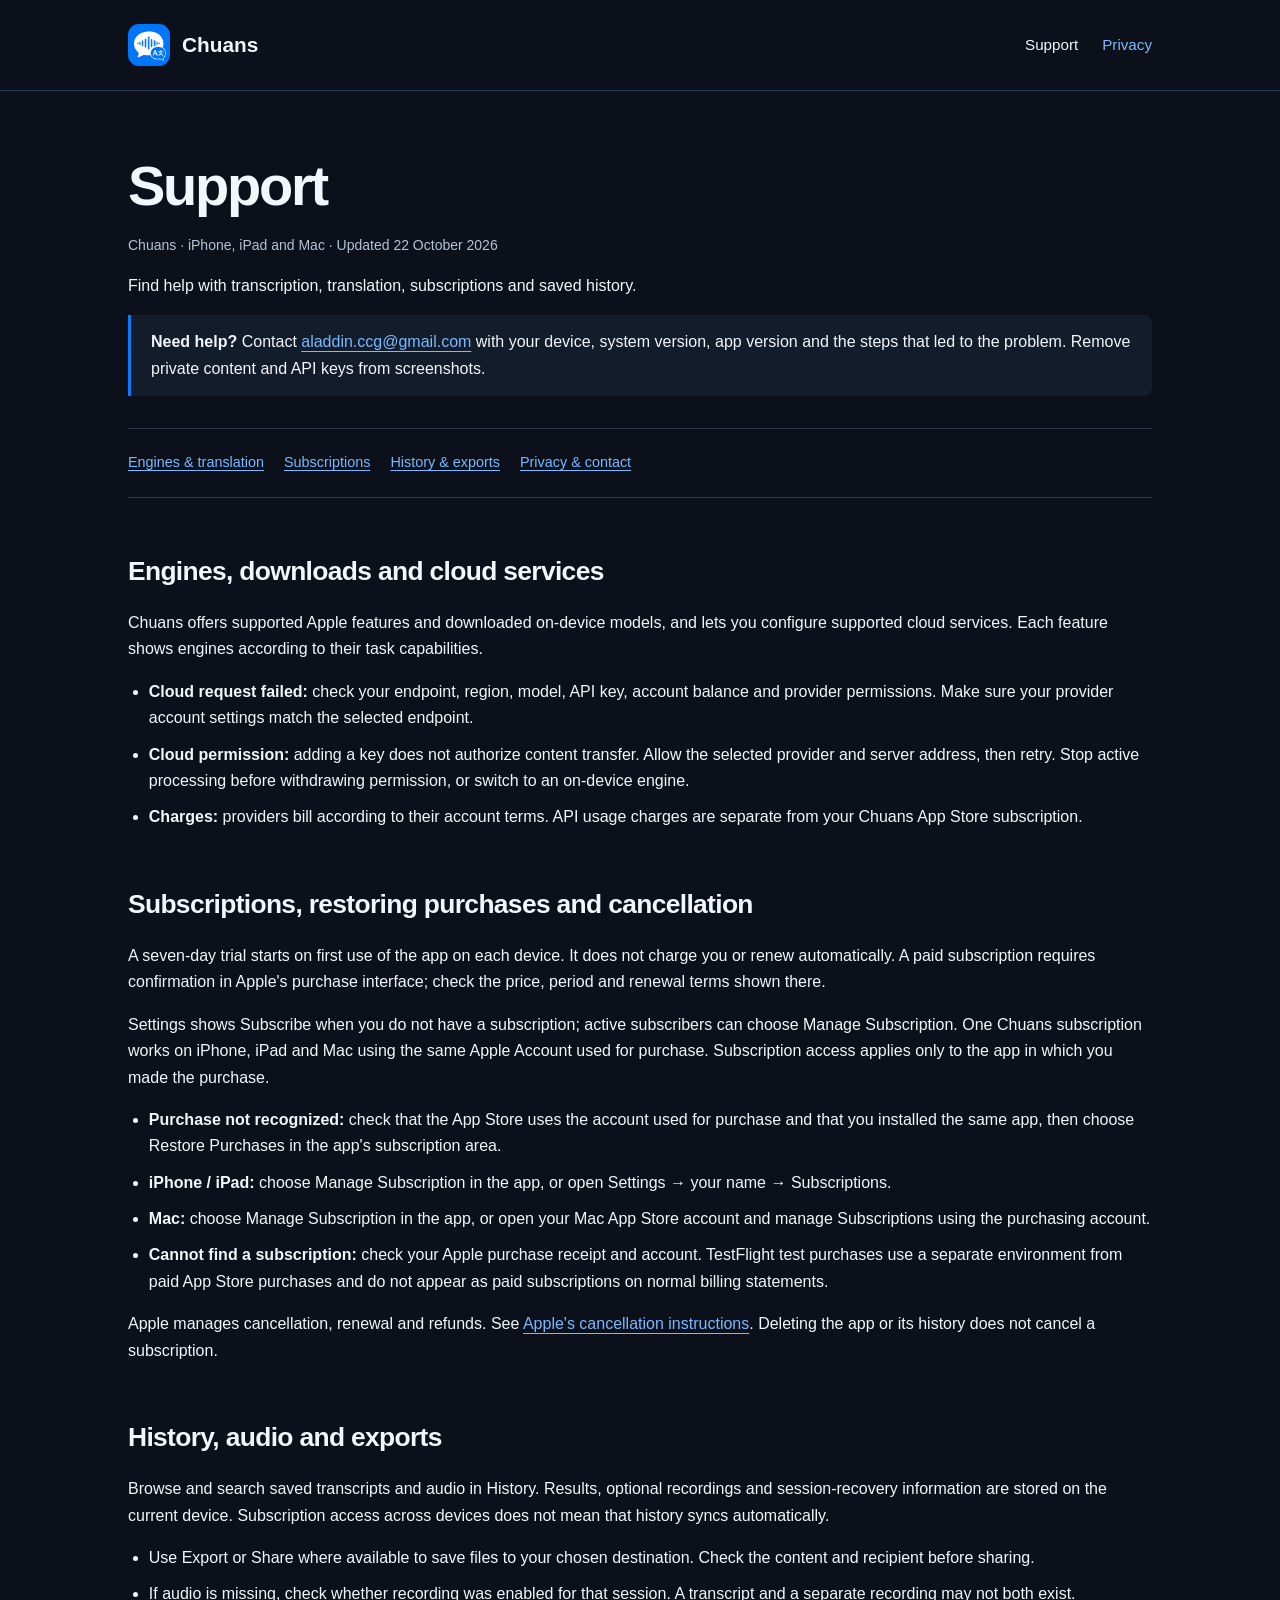
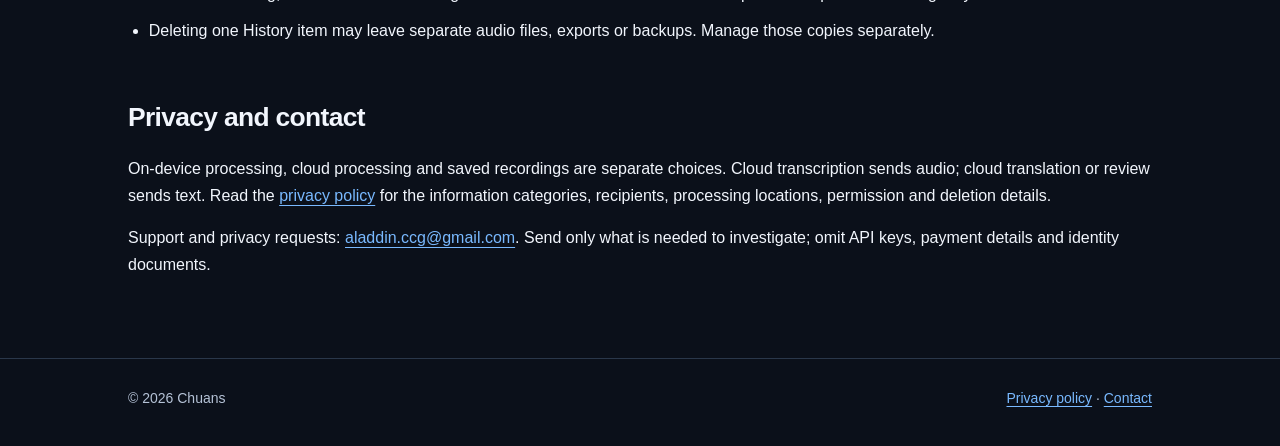
<file: index.html>
<!doctype html>
<html lang="en">
<head>
  <meta charset="utf-8"><meta name="viewport" content="width=device-width,initial-scale=1">
  <title>Chuans — Support for iPhone, iPad and Mac</title>
  <meta name="description" content="Chuans support for iPhone, iPad and Mac: transcription, translation, subscriptions, history and privacy.">
  <link rel="icon" type="image/png" href="app-icon.png"><link rel="stylesheet" href="styles.css">
</head>
<body>
<a class="skip" href="#main">Skip to content</a>
<header><div class="shell nav"><a class="brand" href="./"><img src="app-icon.png" alt="" width="42" height="42">Chuans</a><nav aria-label="Main"><a href="./" aria-current="page">Support</a><a href="privacy/">Privacy</a></nav></div></header>
<main id="main"><div class="shell">
<h1>Support</h1><p class="fine">Chuans · iPhone, iPad and Mac · Updated 22 October 2026</p>
<p>Find help with transcription, translation, subscriptions and saved history.</p>
<p class="notice"><strong>Need help?</strong> Contact <a href="mailto:aladdin.ccg@gmail.com">aladdin.ccg@gmail.com</a> with your device, system version, app version and the steps that led to the problem. Remove private content and API keys from screenshots.</p>
<nav class="toc" aria-label="Support sections"><a href="#engines">Engines &amp; translation</a><a href="#subscription">Subscriptions</a><a href="#history">History &amp; exports</a><a href="#privacy">Privacy &amp; contact</a></nav>
<section class="section" id="engines"><h2>Engines, downloads and cloud services</h2><p>Chuans offers supported Apple features and downloaded on-device models, and lets you configure supported cloud services. Each feature shows engines according to their task capabilities.</p><ul><li><strong>Cloud request failed:</strong> check your endpoint, region, model, API key, account balance and provider permissions. Make sure your provider account settings match the selected endpoint.</li><li><strong>Cloud permission:</strong> adding a key does not authorize content transfer. Allow the selected provider and server address, then retry. Stop active processing before withdrawing permission, or switch to an on-device engine.</li><li><strong>Charges:</strong> providers bill according to their account terms. API usage charges are separate from your Chuans App Store subscription.</li></ul></section>
<section class="section" id="subscription"><h2>Subscriptions, restoring purchases and cancellation</h2><p>A seven-day trial starts on first use of the app on each device. It does not charge you or renew automatically. A paid subscription requires confirmation in Apple's purchase interface; check the price, period and renewal terms shown there.</p><p>Settings shows Subscribe when you do not have a subscription; active subscribers can choose Manage Subscription. One Chuans subscription works on iPhone, iPad and Mac using the same Apple Account used for purchase. Subscription access applies only to the app in which you made the purchase.</p><ul><li><strong>Purchase not recognized:</strong> check that the App Store uses the account used for purchase and that you installed the same app, then choose Restore Purchases in the app's subscription area.</li><li><strong>iPhone / iPad:</strong> choose Manage Subscription in the app, or open Settings → your name → Subscriptions.</li><li><strong>Mac:</strong> choose Manage Subscription in the app, or open your Mac App Store account and manage Subscriptions using the purchasing account.</li><li><strong>Cannot find a subscription:</strong> check your Apple purchase receipt and account. TestFlight test purchases use a separate environment from paid App Store purchases and do not appear as paid subscriptions on normal billing statements.</li></ul><p>Apple manages cancellation, renewal and refunds. See <a href="https://support.apple.com/en-us/118428">Apple's cancellation instructions</a>. Deleting the app or its history does not cancel a subscription.</p></section>
<section class="section" id="history"><h2>History, audio and exports</h2><p>Browse and search saved transcripts and audio in History. Results, optional recordings and session-recovery information are stored on the current device. Subscription access across devices does not mean that history syncs automatically.</p><ul><li>Use Export or Share where available to save files to your chosen destination. Check the content and recipient before sharing.</li><li>If audio is missing, check whether recording was enabled for that session. A transcript and a separate recording may not both exist.</li><li>Deleting one History item may leave separate audio files, exports or backups. Manage those copies separately.</li></ul></section>
<section class="section" id="privacy"><h2>Privacy and contact</h2><p>On-device processing, cloud processing and saved recordings are separate choices. Cloud transcription sends audio; cloud translation or review sends text. Read the <a href="privacy/">privacy policy</a> for the information categories, recipients, processing locations, permission and deletion details.</p><p>Support and privacy requests: <a href="mailto:aladdin.ccg@gmail.com">aladdin.ccg@gmail.com</a>. Send only what is needed to investigate; omit API keys, payment details and identity documents.</p></section>
</div></main>
<footer><div class="shell footer-row"><p>© 2026 Chuans</p><p><a href="privacy/">Privacy policy</a> · <a href="mailto:aladdin.ccg@gmail.com">Contact</a></p></div></footer>
</body></html>
</file>
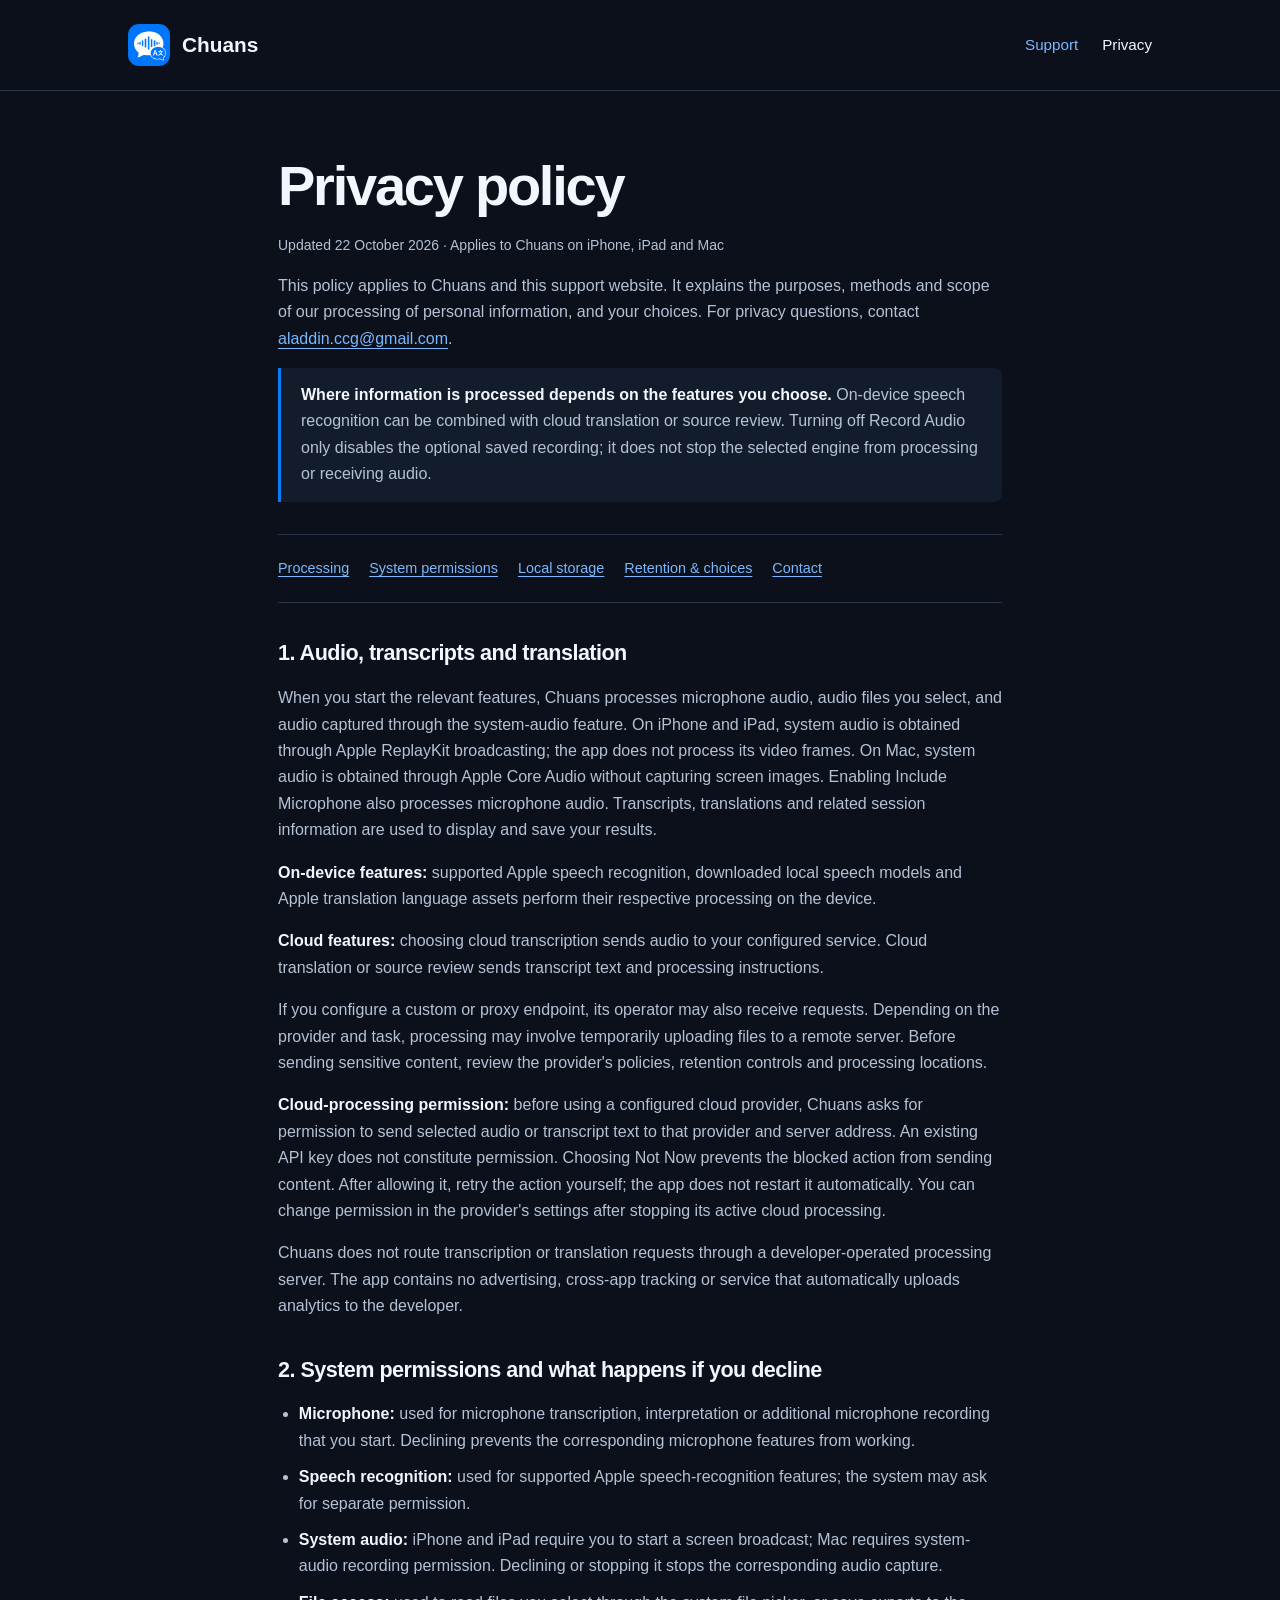
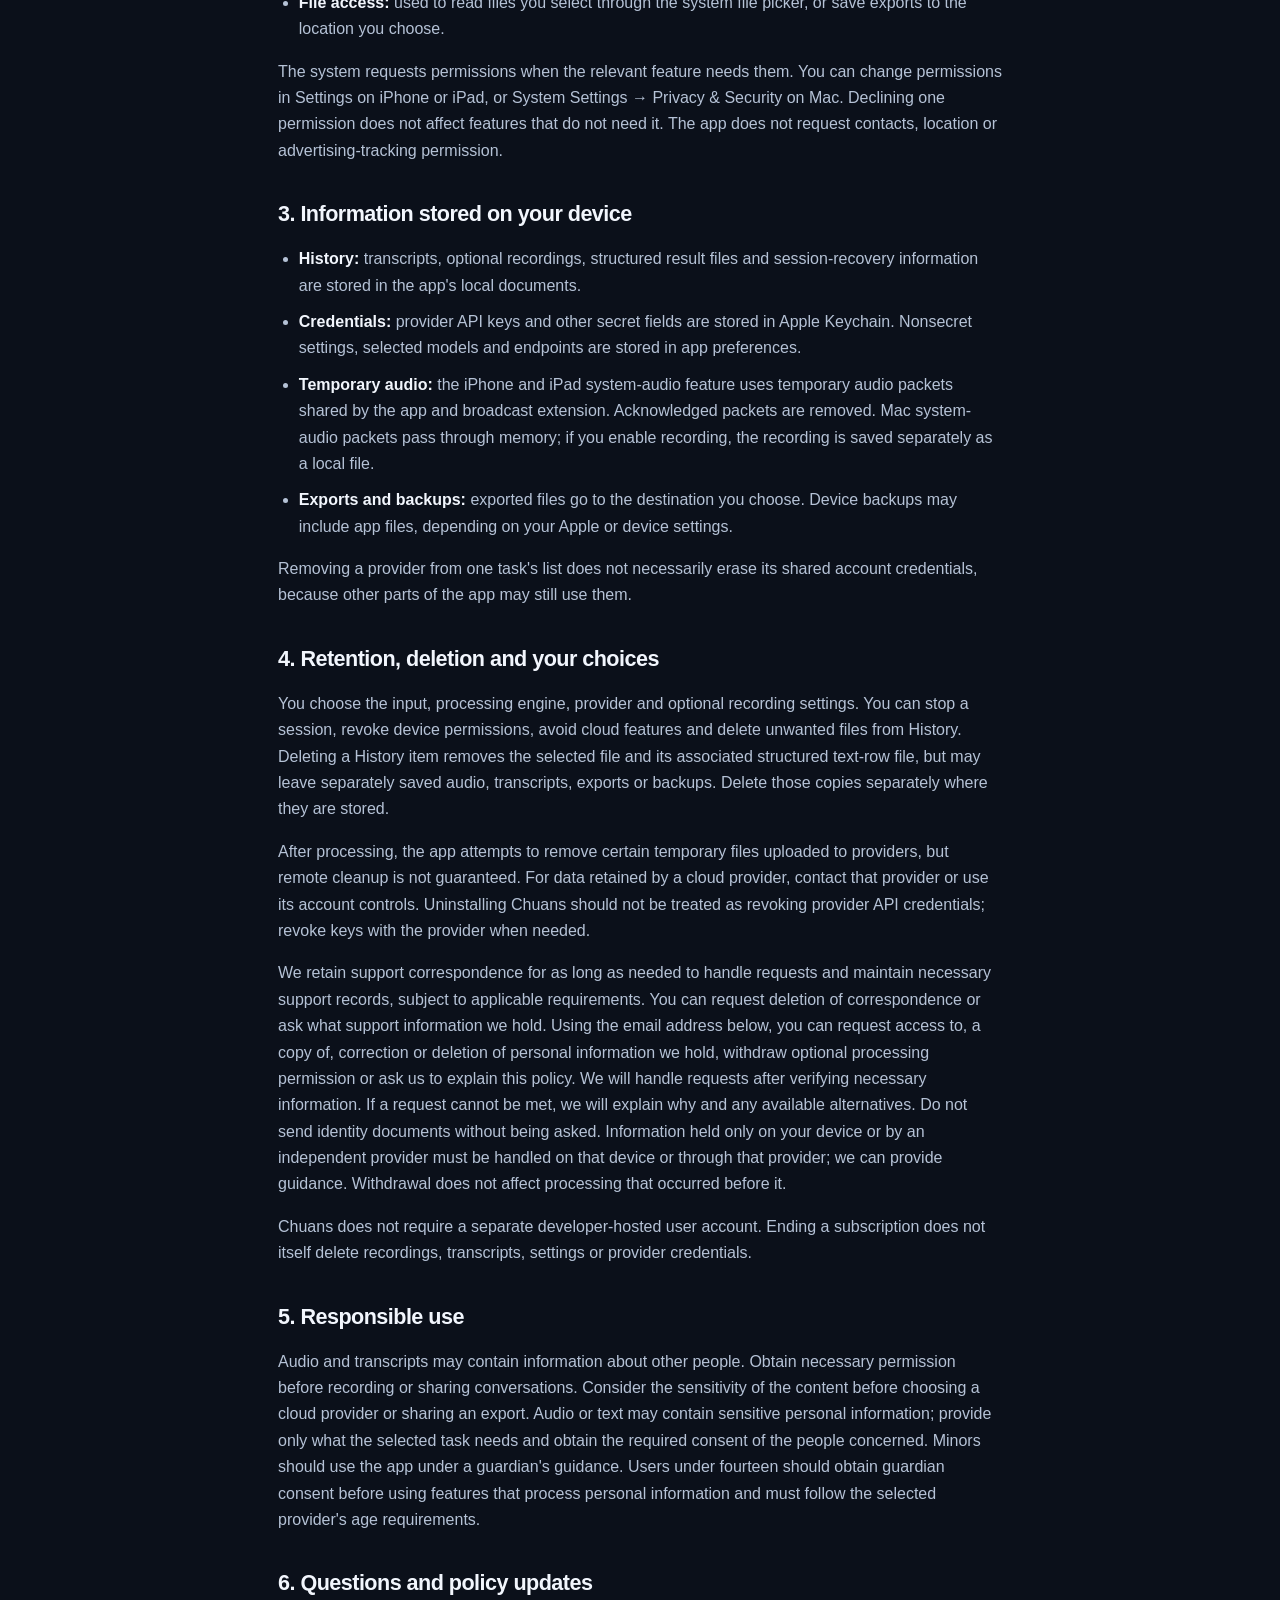
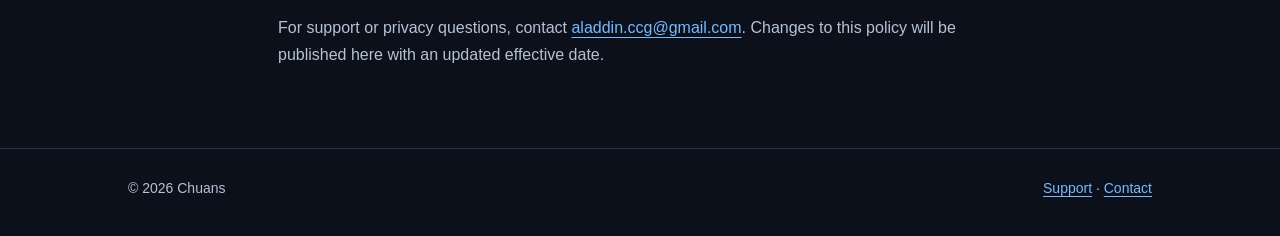
<file: privacy/index.html>
<!doctype html>
<html lang="en">
<head>
  <meta charset="utf-8"><meta name="viewport" content="width=device-width,initial-scale=1">
  <title>Chuans — Privacy Policy</title>
  <meta name="description" content="How Chuans on iPhone, iPad and Mac handles audio, transcripts, provider credentials, website visits and support email.">
  <link rel="icon" type="image/png" href="../app-icon.png"><link rel="stylesheet" href="../styles.css">
</head>
<body>
<a class="skip" href="#main">Skip to content</a>
<header><div class="shell nav"><a class="brand" href="../"><img src="../app-icon.png" alt="" width="42" height="42">Chuans</a><nav aria-label="Main"><a href="../">Support</a><a href="./" aria-current="page">Privacy</a></nav></div></header>
<main id="main"><div class="shell legal">
<h1>Privacy policy</h1><p class="fine">Updated 22 October 2026 · Applies to Chuans on iPhone, iPad and Mac</p>
  <p>This policy applies to Chuans and this support website. It explains the purposes, methods and scope of our processing of personal information, and your choices. For privacy questions, contact <a href="mailto:aladdin.ccg@gmail.com">aladdin.ccg@gmail.com</a>.</p>
  <p class="notice"><strong>Where information is processed depends on the features you choose.</strong> On-device speech recognition can be combined with cloud translation or source review. Turning off Record Audio only disables the optional saved recording; it does not stop the selected engine from processing or receiving audio.</p>
  <nav class="toc" aria-label="Privacy sections"><a href="#processing">Processing</a><a href="#permissions">System permissions</a><a href="#storage">Local storage</a><a href="#retention">Retention &amp; choices</a><a href="#contact">Contact</a></nav>
  <section id="processing"><h2>1. Audio, transcripts and translation</h2>
    <p>When you start the relevant features, Chuans processes microphone audio, audio files you select, and audio captured through the system-audio feature. On iPhone and iPad, system audio is obtained through Apple ReplayKit broadcasting; the app does not process its video frames. On Mac, system audio is obtained through Apple Core Audio without capturing screen images. Enabling Include Microphone also processes microphone audio. Transcripts, translations and related session information are used to display and save your results.</p>
    <p><strong>On-device features:</strong> supported Apple speech recognition, downloaded local speech models and Apple translation language assets perform their respective processing on the device.</p>
    <p><strong>Cloud features:</strong> choosing cloud transcription sends audio to your configured service. Cloud translation or source review sends transcript text and processing instructions.</p>
    <p>If you configure a custom or proxy endpoint, its operator may also receive requests. Depending on the provider and task, processing may involve temporarily uploading files to a remote server. Before sending sensitive content, review the provider's policies, retention controls and processing locations.</p>
    <p><strong>Cloud-processing permission:</strong> before using a configured cloud provider, Chuans asks for permission to send selected audio or transcript text to that provider and server address. An existing API key does not constitute permission. Choosing Not Now prevents the blocked action from sending content. After allowing it, retry the action yourself; the app does not restart it automatically. You can change permission in the provider's settings after stopping its active cloud processing.</p>
    <p>Chuans does not route transcription or translation requests through a developer-operated processing server. The app contains no advertising, cross-app tracking or service that automatically uploads analytics to the developer.</p>
  </section>
  <section id="permissions"><h2>2. System permissions and what happens if you decline</h2>
    <ul><li><strong>Microphone:</strong> used for microphone transcription, interpretation or additional microphone recording that you start. Declining prevents the corresponding microphone features from working.</li><li><strong>Speech recognition:</strong> used for supported Apple speech-recognition features; the system may ask for separate permission.</li><li><strong>System audio:</strong> iPhone and iPad require you to start a screen broadcast; Mac requires system-audio recording permission. Declining or stopping it stops the corresponding audio capture.</li><li><strong>File access:</strong> used to read files you select through the system file picker, or save exports to the location you choose.</li></ul>
    <p>The system requests permissions when the relevant feature needs them. You can change permissions in Settings on iPhone or iPad, or System Settings → Privacy &amp; Security on Mac. Declining one permission does not affect features that do not need it. The app does not request contacts, location or advertising-tracking permission.</p>
  </section>
  <section id="storage"><h2>3. Information stored on your device</h2>
    <ul><li><strong>History:</strong> transcripts, optional recordings, structured result files and session-recovery information are stored in the app's local documents.</li><li><strong>Credentials:</strong> provider API keys and other secret fields are stored in Apple Keychain. Nonsecret settings, selected models and endpoints are stored in app preferences.</li><li><strong>Temporary audio:</strong> the iPhone and iPad system-audio feature uses temporary audio packets shared by the app and broadcast extension. Acknowledged packets are removed. Mac system-audio packets pass through memory; if you enable recording, the recording is saved separately as a local file.</li><li><strong>Exports and backups:</strong> exported files go to the destination you choose. Device backups may include app files, depending on your Apple or device settings.</li></ul>
    <p>Removing a provider from one task's list does not necessarily erase its shared account credentials, because other parts of the app may still use them.</p>
  </section>
  <section id="retention"><h2>4. Retention, deletion and your choices</h2>
    <p>You choose the input, processing engine, provider and optional recording settings. You can stop a session, revoke device permissions, avoid cloud features and delete unwanted files from History. Deleting a History item removes the selected file and its associated structured text-row file, but may leave separately saved audio, transcripts, exports or backups. Delete those copies separately where they are stored.</p>
    <p>After processing, the app attempts to remove certain temporary files uploaded to providers, but remote cleanup is not guaranteed. For data retained by a cloud provider, contact that provider or use its account controls. Uninstalling Chuans should not be treated as revoking provider API credentials; revoke keys with the provider when needed.</p>
    <p>We retain support correspondence for as long as needed to handle requests and maintain necessary support records, subject to applicable requirements. You can request deletion of correspondence or ask what support information we hold. Using the email address below, you can request access to, a copy of, correction or deletion of personal information we hold, withdraw optional processing permission or ask us to explain this policy. We will handle requests after verifying necessary information. If a request cannot be met, we will explain why and any available alternatives. Do not send identity documents without being asked. Information held only on your device or by an independent provider must be handled on that device or through that provider; we can provide guidance. Withdrawal does not affect processing that occurred before it.</p>
    <p>Chuans does not require a separate developer-hosted user account. Ending a subscription does not itself delete recordings, transcripts, settings or provider credentials.</p>
  </section>
  <section id="responsible-use"><h2>5. Responsible use</h2><p>Audio and transcripts may contain information about other people. Obtain necessary permission before recording or sharing conversations. Consider the sensitivity of the content before choosing a cloud provider or sharing an export. Audio or text may contain sensitive personal information; provide only what the selected task needs and obtain the required consent of the people concerned. Minors should use the app under a guardian's guidance. Users under fourteen should obtain guardian consent before using features that process personal information and must follow the selected provider's age requirements.</p></section>
  <section id="contact"><h2>6. Questions and policy updates</h2><p>For support or privacy questions, contact <a href="mailto:aladdin.ccg@gmail.com">aladdin.ccg@gmail.com</a>. Changes to this policy will be published here with an updated effective date.</p></section>
</div></main>
<footer><div class="shell footer-row"><p>© 2026 Chuans</p><p><a href="../">Support</a> · <a href="mailto:aladdin.ccg@gmail.com">Contact</a></p></div></footer>
</body></html>
</file>
<file: styles.css>
:root{color-scheme:dark;--bg:#0b101a;--panel:#131c2b;--line:#2a374a;--text:#f2f6fd;--muted:#b5c2d6;--blue:#79b9ff;--accent:#087cfa;font-family:-apple-system,BlinkMacSystemFont,"Segoe UI",sans-serif;font-size:16px}
*{box-sizing:border-box}body{margin:0;background:var(--bg);color:var(--text);line-height:1.65}a{color:var(--blue);text-underline-offset:.22em}a:hover{color:#c1e0ff}a:focus-visible,summary:focus-visible{outline:3px solid var(--blue);outline-offset:5px}h1,h2,h3,p{margin-top:0}h1{font-size:clamp(2.3rem,6vw,3.5rem);line-height:1.12;letter-spacing:-.04em;margin-bottom:1rem}h2{font-size:1.65rem;line-height:1.3;letter-spacing:-.025em}h3{font-size:1.1rem}p{margin-bottom:1rem}.shell{max-width:1080px;margin:auto;padding:0 28px}.skip{position:absolute;left:20px;top:-100px}.skip:focus{top:10px;background:var(--panel);padding:12px;z-index:9}header{border-bottom:1px solid var(--line)}.nav{min-height:90px;display:flex;justify-content:space-between;align-items:center;gap:24px}.brand{display:flex;align-items:center;gap:12px;color:var(--text);text-decoration:none;font-size:1.3rem;font-weight:700}.brand img{width:42px;height:42px;border-radius:11px}.nav nav{display:flex;gap:24px;flex-wrap:wrap}.nav nav a{font-size:.95rem;text-decoration:none}.nav [aria-current=page]{color:var(--text)}main{padding:64px 0}.eyebrow{color:var(--blue);font-size:.8rem;font-weight:700;letter-spacing:.14em;text-transform:uppercase;margin-bottom:18px}.intro{max-width:690px}.lead{font-size:1.15rem;color:var(--muted);max-width:620px}.contact{margin-top:32px;padding:24px 28px;border:1px solid var(--line);border-left:4px solid var(--accent);border-radius:10px;background:var(--panel)}.contact p:last-child{margin-bottom:0}.contact a{font-size:1.1rem;overflow-wrap:anywhere}.section{margin-top:56px}.grid{display:grid;grid-template-columns:1fr 1fr;gap:24px}.card{border:1px solid var(--line);border-radius:14px;padding:28px;background:var(--panel)}.card p:last-child{margin-bottom:0}.number{display:block;color:var(--blue);font-size:.85rem;font-weight:700;margin-bottom:18px}.muted{color:var(--muted)}ol,ul{padding-left:1.3rem}li{margin:10px 0}details{border-bottom:1px solid var(--line);padding:20px 0}summary{cursor:pointer;font-weight:600;padding-right:16px}details p{color:var(--muted);margin:16px 0 0}.button{display:inline-flex;align-items:center;min-height:48px;padding:10px 20px;border:1px solid #5795da;border-radius:8px;text-decoration:none;color:var(--text);background:#12385e;font-weight:600}.fine{font-size:.875rem;color:var(--muted)}footer{border-top:1px solid var(--line);padding:28px 0 36px;color:var(--muted);font-size:.875rem}.footer-row{display:flex;justify-content:space-between;gap:20px;flex-wrap:wrap}.footer-row p{margin:0}.legal{max-width:780px}.legal section{margin-top:36px}.legal h2{font-size:1.35rem}.legal p,.legal li{color:var(--muted)}.notice{border-left:3px solid var(--accent);padding:14px 20px;background:var(--panel);border-radius:0 8px 8px 0}.toc{display:flex;flex-wrap:wrap;gap:8px 20px;font-size:.9rem;padding:22px 0;border-block:1px solid var(--line);margin-top:32px}strong{color:var(--text)}@media(max-width:650px){.shell{padding:0 20px}.nav{min-height:80px;gap:16px}.nav nav{gap:16px}.brand{font-size:1.1rem}.brand img{width:36px;height:36px}main{padding:40px 0}.grid{grid-template-columns:1fr}.card,.contact{padding:22px}.section{margin-top:40px}.nav nav a{font-size:.875rem}}
</file>
